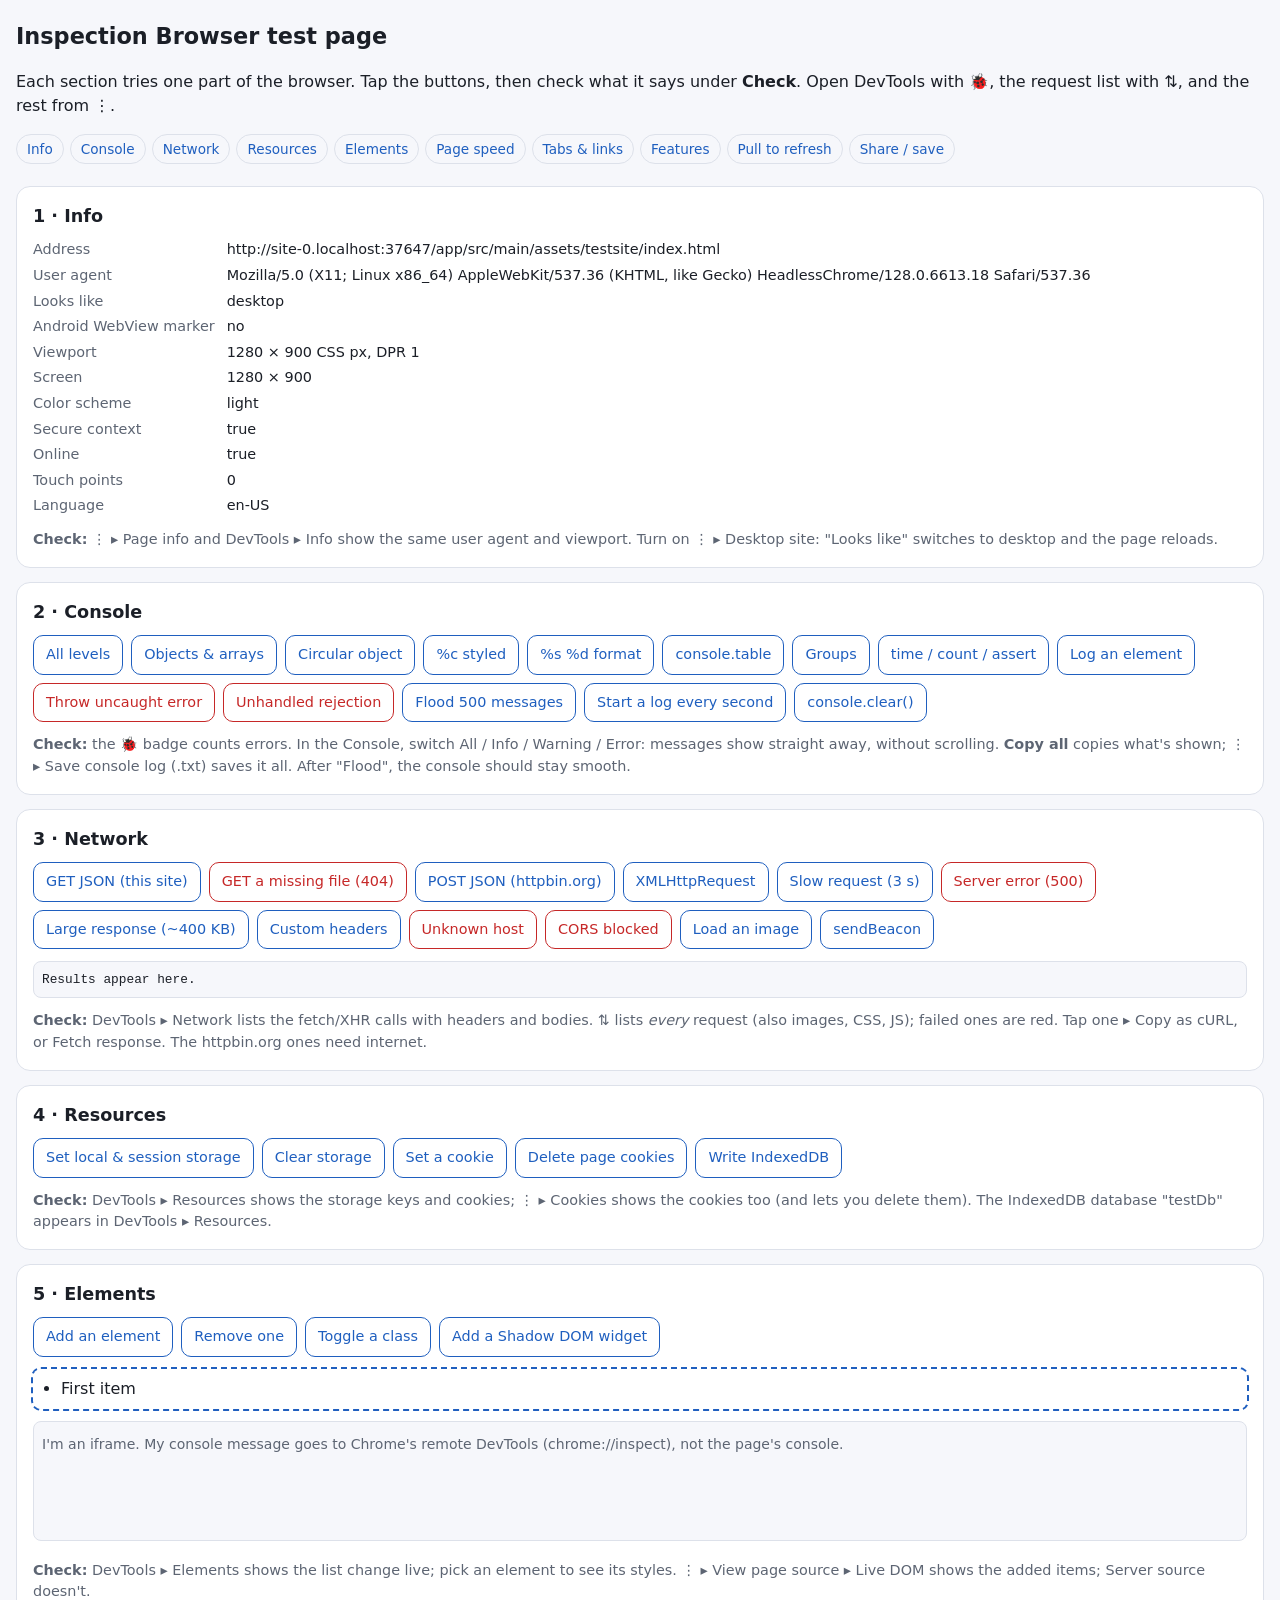
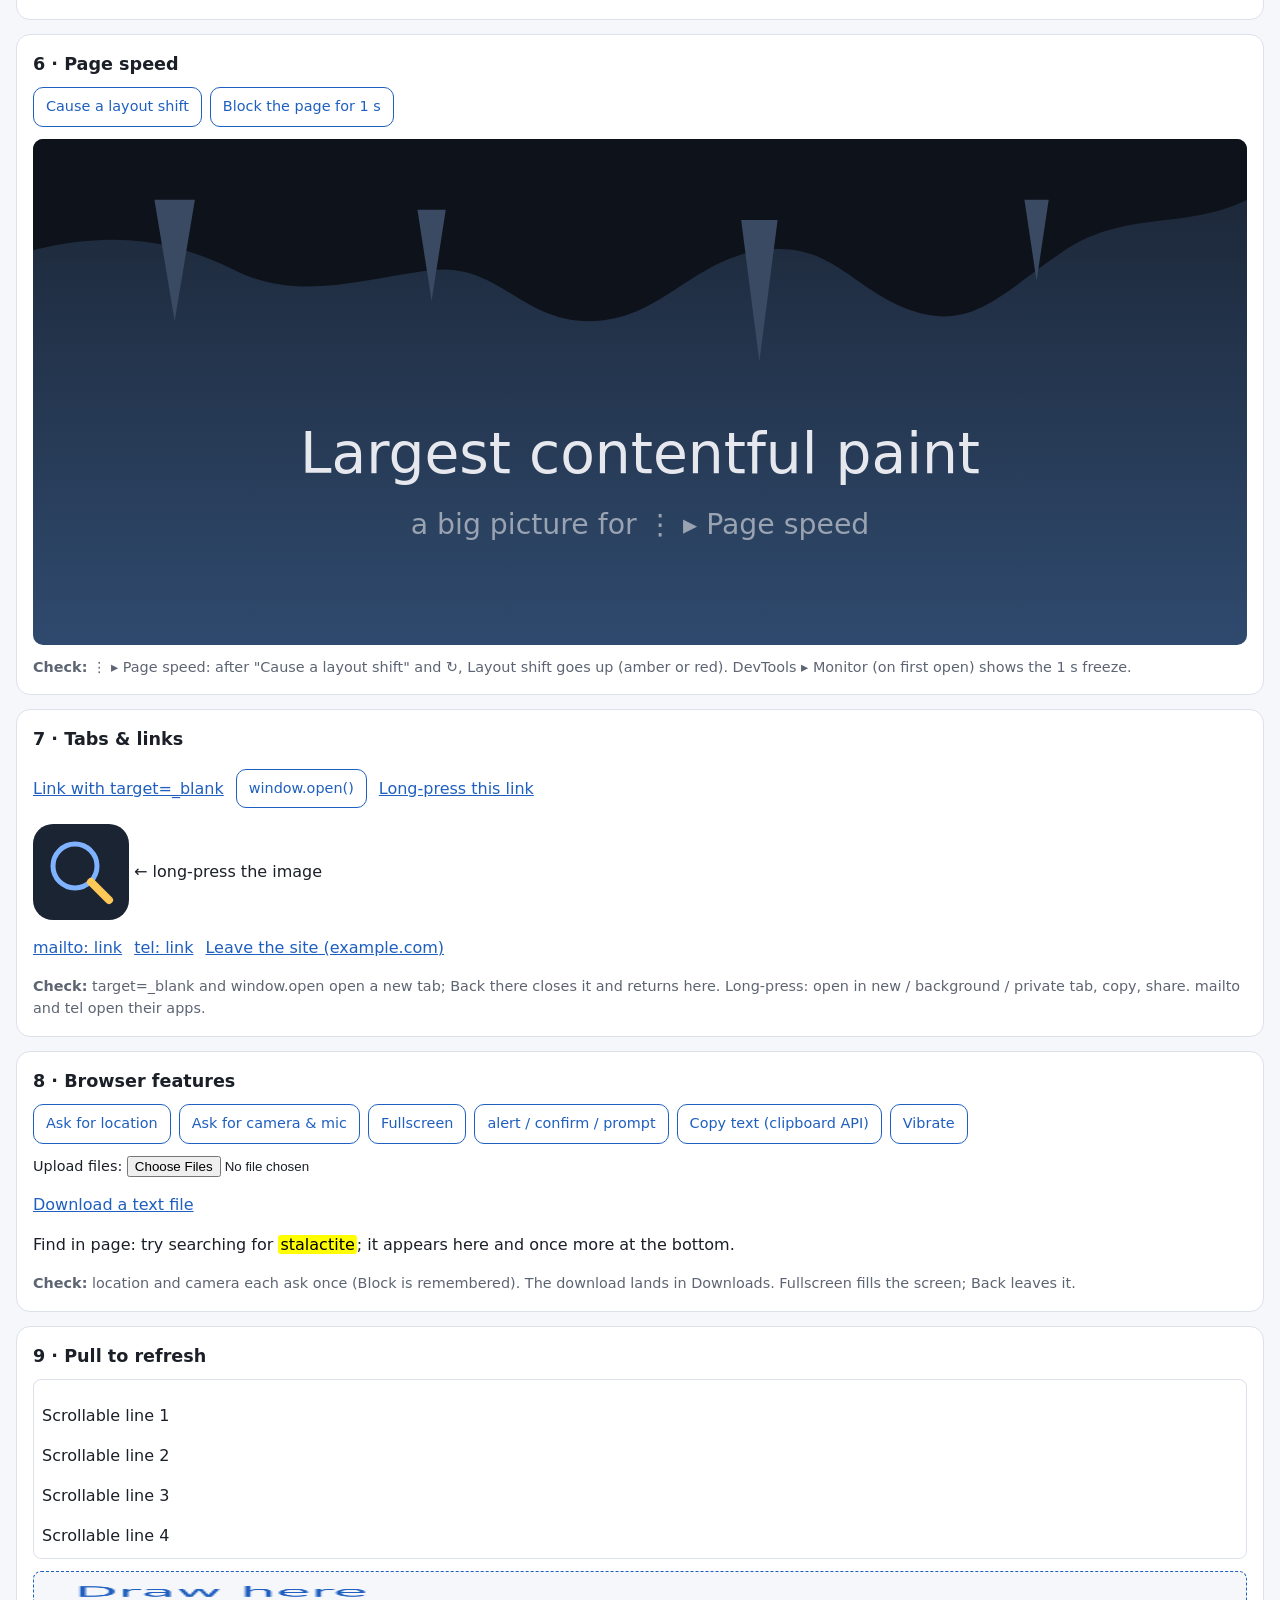
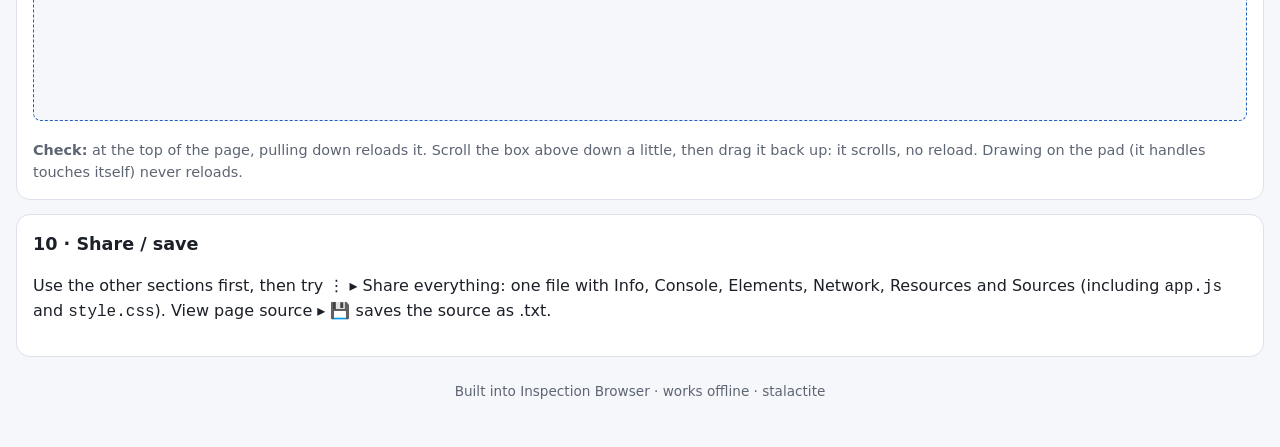
<file: app/src/main/assets/testsite/index.html>
<!doctype html>
<html lang="en">
<head>
  <meta charset="utf-8">
  <meta name="viewport" content="width=device-width, initial-scale=1">
  <meta name="color-scheme" content="light dark">
  <title>Inspection Browser test page</title>
  <link rel="icon" href="img/icon.svg" type="image/svg+xml">
  <link rel="stylesheet" href="style.css">
  <style>
    /* An inline stylesheet, so Sources and Resources show both kinds. */
    .inline-styled { outline: 2px dashed var(--accent); }
  </style>
  <script>
    // Runs before the body: DevTools should catch these (they load before the page's scripts).
    console.log('[early] Inline head script ran at', new Date().toISOString());
    window.__testStart = performance.now();
  </script>
  <script src="app.js" defer></script>
</head>
<body>
  <header class="top">
    <h1>Inspection Browser test page</h1>
    <p>Each section tries one part of the browser. Tap the buttons, then check what it says under <b>Check</b>.
      Open DevTools with 🐞, the request list with ⇅, and the rest from ⋮.</p>
    <nav class="toc">
      <a href="#info">Info</a><a href="#console">Console</a><a href="#network">Network</a><a href="#resources">Resources</a>
      <a href="#elements">Elements</a><a href="#speed">Page speed</a><a href="#tabs">Tabs &amp; links</a>
      <a href="#features">Features</a><a href="#pull">Pull to refresh</a><a href="#share">Share / save</a>
    </nav>
  </header>

  <section id="info" class="card">
    <h2>1 · Info</h2>
    <dl id="facts" class="facts"></dl>
    <p class="check"><b>Check:</b> ⋮ ▸ Page info and DevTools ▸ Info show the same user agent and viewport.
      Turn on ⋮ ▸ Desktop site: "Looks like" switches to desktop and the page reloads.</p>
  </section>

  <section id="console" class="card">
    <h2>2 · Console</h2>
    <div class="buttons">
      <button data-run="levels">All levels</button>
      <button data-run="objects">Objects &amp; arrays</button>
      <button data-run="circular">Circular object</button>
      <button data-run="styled">%c styled</button>
      <button data-run="format">%s %d format</button>
      <button data-run="table">console.table</button>
      <button data-run="group">Groups</button>
      <button data-run="timing">time / count / assert</button>
      <button data-run="element">Log an element</button>
      <button data-run="uncaught" class="bad">Throw uncaught error</button>
      <button data-run="rejection" class="bad">Unhandled rejection</button>
      <button data-run="flood">Flood 500 messages</button>
      <button data-run="ticker" id="ticker">Start a log every second</button>
      <button data-run="clearConsole">console.clear()</button>
    </div>
    <p class="check"><b>Check:</b> the 🐞 badge counts errors. In the Console, switch All / Info / Warning / Error: messages
      show straight away, without scrolling. <b>Copy all</b> copies what's shown; ⋮ ▸ Save console log (.txt) saves it all.
      After "Flood", the console should stay smooth.</p>
  </section>

  <section id="network" class="card">
    <h2>3 · Network</h2>
    <div class="buttons">
      <button data-run="getJson">GET JSON (this site)</button>
      <button data-run="get404" class="bad">GET a missing file (404)</button>
      <button data-run="postJson">POST JSON (httpbin.org)</button>
      <button data-run="xhr">XMLHttpRequest</button>
      <button data-run="slow">Slow request (3 s)</button>
      <button data-run="status500" class="bad">Server error (500)</button>
      <button data-run="big">Large response (~400 KB)</button>
      <button data-run="headers">Custom headers</button>
      <button data-run="dnsFail" class="bad">Unknown host</button>
      <button data-run="cors" class="bad">CORS blocked</button>
      <button data-run="image">Load an image</button>
      <button data-run="beacon">sendBeacon</button>
    </div>
    <pre id="netOut" class="out">Results appear here.</pre>
    <p class="check"><b>Check:</b> DevTools ▸ Network lists the fetch/XHR calls with headers and bodies.
      ⇅ lists <i>every</i> request (also images, CSS, JS); failed ones are red. Tap one ▸ Copy as cURL, or Fetch response.
      The httpbin.org ones need internet.</p>
  </section>

  <section id="resources" class="card">
    <h2>4 · Resources</h2>
    <div class="buttons">
      <button data-run="setStorage">Set local &amp; session storage</button>
      <button data-run="clearStorage">Clear storage</button>
      <button data-run="setCookie">Set a cookie</button>
      <button data-run="clearCookies">Delete page cookies</button>
      <button data-run="indexedDb">Write IndexedDB</button>
    </div>
    <pre id="resOut" class="out"></pre>
    <p class="check"><b>Check:</b> DevTools ▸ Resources shows the storage keys and cookies; ⋮ ▸ Cookies shows the cookies too
      (and lets you delete them). The IndexedDB database "testDb" appears in DevTools ▸ Resources.</p>
  </section>

  <section id="elements" class="card">
    <h2>5 · Elements</h2>
    <div class="buttons">
      <button data-run="addNode">Add an element</button>
      <button data-run="removeNode">Remove one</button>
      <button data-run="toggleClass">Toggle a class</button>
      <button data-run="shadow">Add a Shadow DOM widget</button>
    </div>
    <ul id="list" class="list inline-styled" data-test="list"><li>First item</li></ul>
    <div id="shadowHost"></div>
    <iframe id="frame" src="frame.html" title="A test iframe" class="frame"></iframe>
    <p class="check"><b>Check:</b> DevTools ▸ Elements shows the list change live; pick an element to see its styles.
      ⋮ ▸ View page source ▸ Live DOM shows the added items; Server source doesn't.</p>
  </section>

  <section id="speed" class="card">
    <h2>6 · Page speed</h2>
    <div class="buttons">
      <button data-run="shift">Cause a layout shift</button>
      <button data-run="busy">Block the page for 1 s</button>
    </div>
    <div id="shiftArea"></div>
    <img src="img/hero.svg" alt="A large picture for Largest Contentful Paint" class="hero" width="1200" height="500">
    <p class="check"><b>Check:</b> ⋮ ▸ Page speed: after "Cause a layout shift" and ↻, Layout shift goes up (amber or red).
      DevTools ▸ Monitor (on first open) shows the 1 s freeze.</p>
  </section>

  <section id="tabs" class="card">
    <h2>7 · Tabs &amp; links</h2>
    <p class="links">
      <a href="popup.html" target="_blank">Link with target=_blank</a>
      <button data-run="windowOpen">window.open()</button>
      <a href="popup.html?long-press" id="longPress">Long-press this link</a>
    </p>
    <p><img src="img/icon.svg" alt="Long-press this image" width="96" height="96" class="press"> ← long-press the image</p>
    <p class="links">
      <a href="mailto:test@example.com?subject=Inspection%20Browser">mailto: link</a>
      <a href="tel:+15555550100">tel: link</a>
      <a href="https://example.com/">Leave the site (example.com)</a>
    </p>
    <p class="check"><b>Check:</b> target=_blank and window.open open a new tab; Back there closes it and returns here.
      Long-press: open in new / background / private tab, copy, share. mailto and tel open their apps.</p>
  </section>

  <section id="features" class="card">
    <h2>8 · Browser features</h2>
    <div class="buttons">
      <button data-run="location">Ask for location</button>
      <button data-run="camera">Ask for camera &amp; mic</button>
      <button data-run="fullscreen">Fullscreen</button>
      <button data-run="dialogs">alert / confirm / prompt</button>
      <button data-run="clipboard">Copy text (clipboard API)</button>
      <button data-run="vibrate">Vibrate</button>
    </div>
    <label class="file">Upload files: <input type="file" id="upload" multiple></label>
    <p class="links"><a href="download.txt" download>Download a text file</a></p>
    <video id="video" class="video" playsinline muted hidden></video>
    <pre id="featOut" class="out"></pre>
    <p class="find">Find in page: try searching for <mark>stalactite</mark>; it appears here and once more at the bottom.</p>
    <p class="check"><b>Check:</b> location and camera each ask once (Block is remembered). The download lands in Downloads.
      Fullscreen fills the screen; Back leaves it.</p>
  </section>

  <section id="pull" class="card">
    <h2>9 · Pull to refresh</h2>
    <div class="scroller" id="scroller"></div>
    <canvas id="pad" class="pad" width="600" height="300" aria-label="Drawing pad"></canvas>
    <p class="check"><b>Check:</b> at the top of the page, pulling down reloads it. Scroll the box above down a little, then
      drag it back up: it scrolls, no reload. Drawing on the pad (it handles touches itself) never reloads.</p>
  </section>

  <section id="share" class="card">
    <h2>10 · Share / save</h2>
    <p>Use the other sections first, then try ⋮ ▸ Share everything: one file with Info, Console, Elements, Network,
      Resources and Sources (including <code>app.js</code> and <code>style.css</code>). View page source ▸ 💾 saves the source as .txt.</p>
  </section>

  <footer class="foot">Built into Inspection Browser · works offline · stalactite</footer>
</body>
</html>
</file>
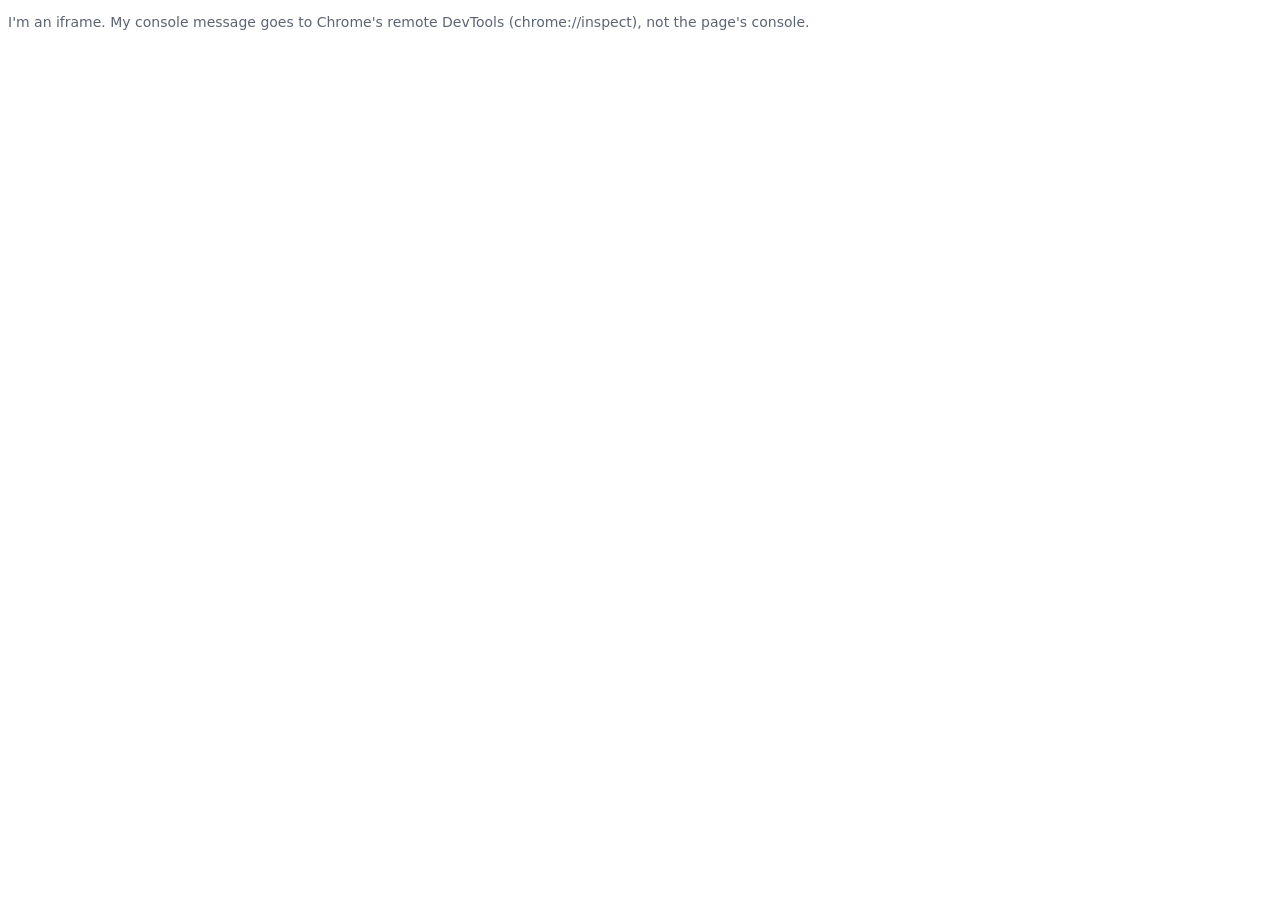
<file: app/src/main/assets/testsite/frame.html>
<!doctype html>
<html lang="en">
<head><meta charset="utf-8"><meta name="viewport" content="width=device-width"><title>Test iframe</title>
<style>body{margin:8px;font:14px system-ui,sans-serif;color:#5d6573}@media (prefers-color-scheme:dark){body{color:#9aa3b2}}</style></head>
<body>
  <p>I'm an iframe. My console message goes to Chrome's remote DevTools (chrome://inspect), not the page's console.</p>
  <script>console.log('[iframe] Hello from frame.html');</script>
</body>
</html>
</file>
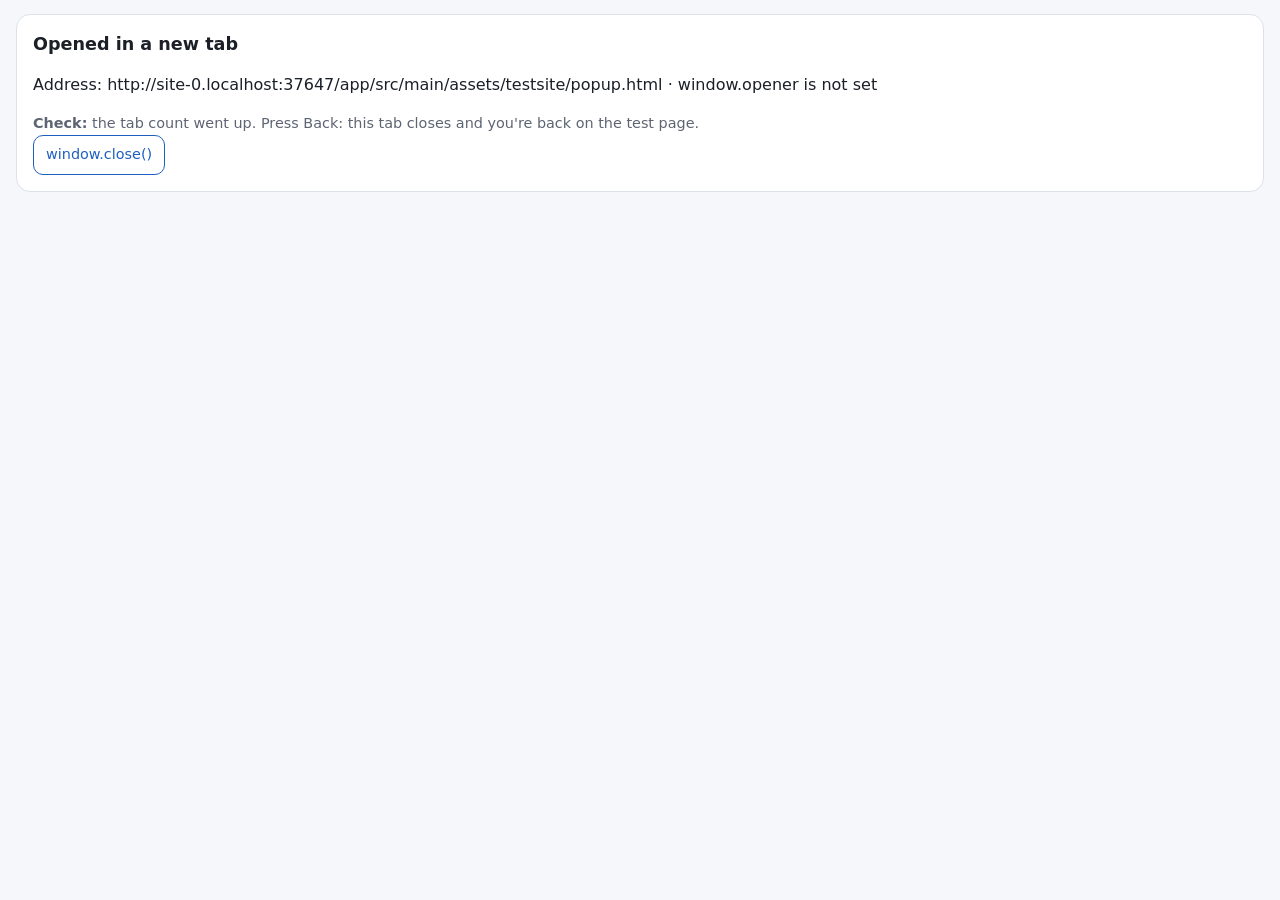
<file: app/src/main/assets/testsite/popup.html>
<!doctype html>
<html lang="en">
<head><meta charset="utf-8"><meta name="viewport" content="width=device-width, initial-scale=1"><title>Opened in a new tab</title>
<link rel="stylesheet" href="style.css"></head>
<body>
  <section class="card">
    <h2>Opened in a new tab</h2>
    <p id="how"></p>
    <p class="check"><b>Check:</b> the tab count went up. Press Back: this tab closes and you're back on the test page.</p>
    <button onclick="window.close()">window.close()</button>
  </section>
  <script>
    document.getElementById('how').textContent = 'Address: ' + location.href + ' · window.opener is ' + (window.opener ? 'set' : 'not set');
    console.log('[popup] opened', location.search, 'opener:', !!window.opener);
  </script>
</body>
</html>
</file>
<file: app/src/main/assets/testsite/style.css>
/* Inspection Browser test page: an external stylesheet, for Sources and Page speed. */
:root {
  --bg: #f6f7fb;
  --card: #ffffff;
  --text: #1b1f27;
  --muted: #5d6573;
  --accent: #1f5fbf;
  --bad: #c62828;
  --line: #dde1ea;
  color-scheme: light dark;
}
@media (prefers-color-scheme: dark) {
  :root {
    --bg: #111318;
    --card: #1b1f27;
    --text: #e6e8ee;
    --muted: #9aa3b2;
    --accent: #7fb2ff;
    --bad: #ff8a80;
    --line: #2c323d;
  }
}
* { box-sizing: border-box; }
body {
  margin: 0;
  padding: 0 16px 48px;
  background: var(--bg);
  color: var(--text);
  font: 16px/1.5 system-ui, -apple-system, "Segoe UI", Roboto, sans-serif;
}
.top { padding: 20px 0 8px; }
h1 { font-size: 1.4rem; margin: 0 0 6px; }
h2 { font-size: 1.1rem; margin: 0 0 10px; }
.toc { display: flex; flex-wrap: wrap; gap: 6px; margin-top: 10px; }
.toc a {
  font-size: .85rem; padding: 4px 10px; border-radius: 999px;
  border: 1px solid var(--line); color: var(--accent); text-decoration: none;
}
.card {
  background: var(--card); border: 1px solid var(--line); border-radius: 14px;
  padding: 16px; margin: 14px 0; scroll-margin-top: 12px;
}
.buttons { display: flex; flex-wrap: wrap; gap: 8px; }
button {
  font: inherit; font-size: .9rem; padding: 8px 12px; border-radius: 10px; cursor: pointer;
  border: 1px solid var(--accent); background: transparent; color: var(--accent);
}
button:active { background: color-mix(in srgb, var(--accent) 15%, transparent); }
button.bad { border-color: var(--bad); color: var(--bad); }
.check { color: var(--muted); font-size: .9rem; margin: 12px 0 0; }
.out {
  background: var(--bg); border: 1px solid var(--line); border-radius: 8px; padding: 8px;
  margin: 12px 0 0; min-height: 2.5em; max-height: 220px; overflow: auto;
  font-size: .8rem; white-space: pre-wrap; word-break: break-word;
}
.out:empty { display: none; }
.facts { display: grid; grid-template-columns: max-content 1fr; gap: 4px 12px; margin: 0; font-size: .9rem; }
.facts dt { color: var(--muted); }
.facts dd { margin: 0; word-break: break-word; }
.list { margin: 12px 0; padding: 8px 8px 8px 28px; border-radius: 8px; }
.list li.highlight { color: var(--accent); font-weight: 600; }
.frame { width: 100%; height: 120px; border: 1px solid var(--line); border-radius: 8px; background: var(--bg); }
.hero { width: 100%; height: auto; border-radius: 10px; margin-top: 12px; display: block; }
.links { display: flex; flex-wrap: wrap; gap: 12px; align-items: center; }
.links a { color: var(--accent); }
.press { vertical-align: middle; border-radius: 12px; }
.file { display: block; margin-top: 12px; font-size: .9rem; }
.video { width: 100%; margin-top: 12px; border-radius: 10px; background: #000; }
.scroller {
  height: 180px; overflow: auto; border: 1px solid var(--line); border-radius: 8px; padding: 8px;
  overscroll-behavior: contain;
}
.pad {
  width: 100%; height: 150px; margin-top: 12px; border: 1px dashed var(--accent); border-radius: 8px;
  touch-action: none; background: var(--bg);
}
.shift-banner { background: var(--accent); color: #fff; padding: 40px 12px; border-radius: 8px; margin-top: 12px; }
.foot { text-align: center; color: var(--muted); font-size: .85rem; margin-top: 24px; }
mark { border-radius: 3px; padding: 0 2px; }
</file>
